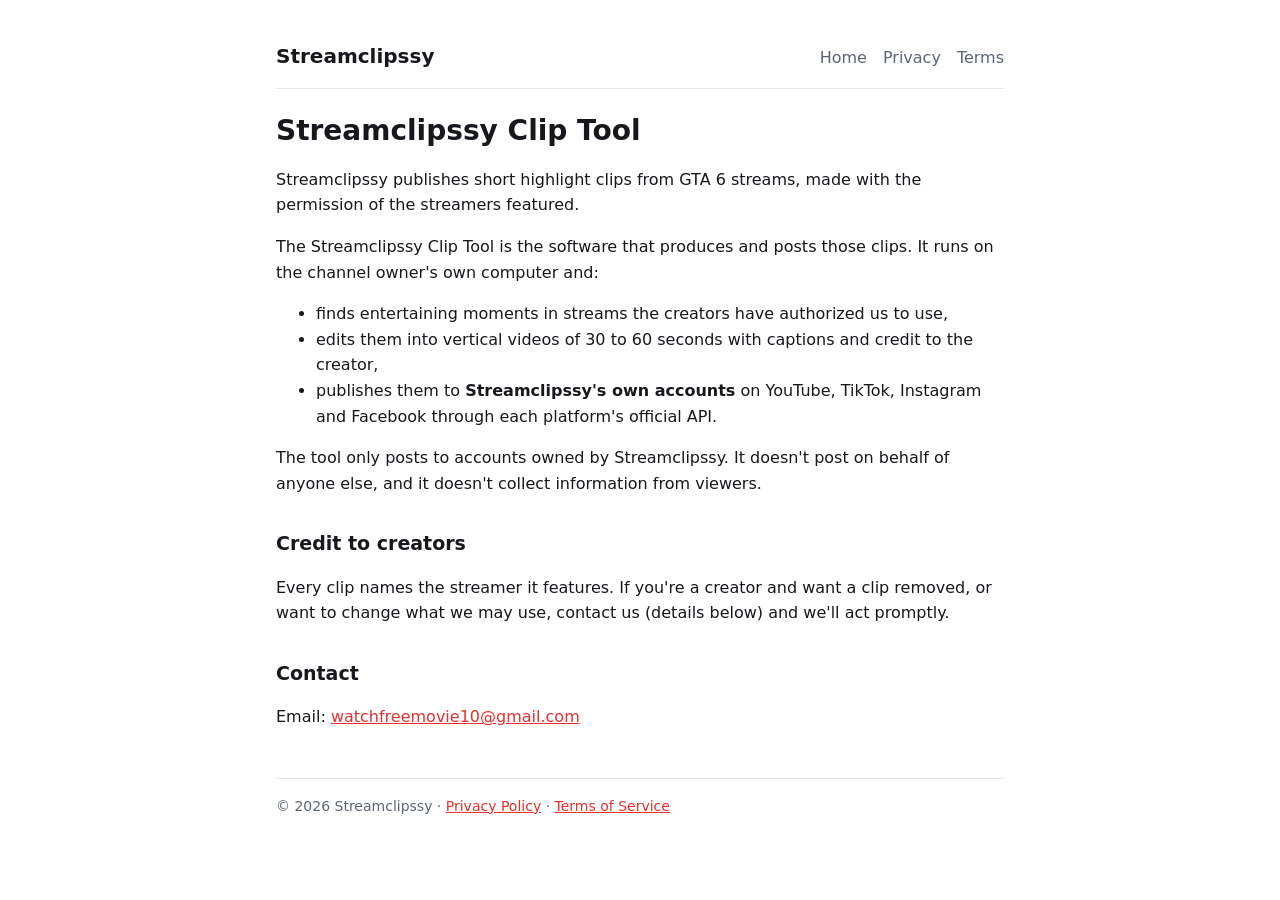
<file: index.html>
<!doctype html>
<html lang="en">
<head>
<meta charset="utf-8">
<meta name="viewport" content="width=device-width, initial-scale=1">
<title>Streamclipssy Clip Tool</title>
<meta name="description" content="Streamclipssy's clip tool edits authorized GTA 6 streamer highlights into short vertical videos and posts them to Streamclipssy's own accounts.">
<link rel="stylesheet" href="style.css">
</head>
<body>
<main>
  <header>
    <a class="brand" href="index.html">Streamclipssy</a>
    <nav><a href="index.html">Home</a><a href="privacy.html">Privacy</a><a href="terms.html">Terms</a></nav>
  </header>

  <h1>Streamclipssy Clip Tool</h1>
  <p>Streamclipssy publishes short highlight clips from GTA 6 streams, made with the permission of the streamers featured.</p>
  <p>The Streamclipssy Clip Tool is the software that produces and posts those clips. It runs on the channel owner's own computer and:</p>
  <ul>
    <li>finds entertaining moments in streams the creators have authorized us to use,</li>
    <li>edits them into vertical videos of 30 to 60 seconds with captions and credit to the creator,</li>
    <li>publishes them to <strong>Streamclipssy's own accounts</strong> on YouTube, TikTok, Instagram and Facebook through each platform's official API.</li>
  </ul>
  <p>The tool only posts to accounts owned by Streamclipssy. It doesn't post on behalf of anyone else, and it doesn't collect information from viewers.</p>

  <h2>Credit to creators</h2>
  <p>Every clip names the streamer it features. If you're a creator and want a clip removed, or want to change what we may use, contact us (details below) and we'll act promptly.</p>

  <h2>Contact</h2>
  <p>Email: <a href="mailto:watchfreemovie10@gmail.com">watchfreemovie10@gmail.com</a></p>

  <footer>© 2026 Streamclipssy · <a href="privacy.html">Privacy Policy</a> · <a href="terms.html">Terms of Service</a></footer>
</main>
</body>
</html>
</file>
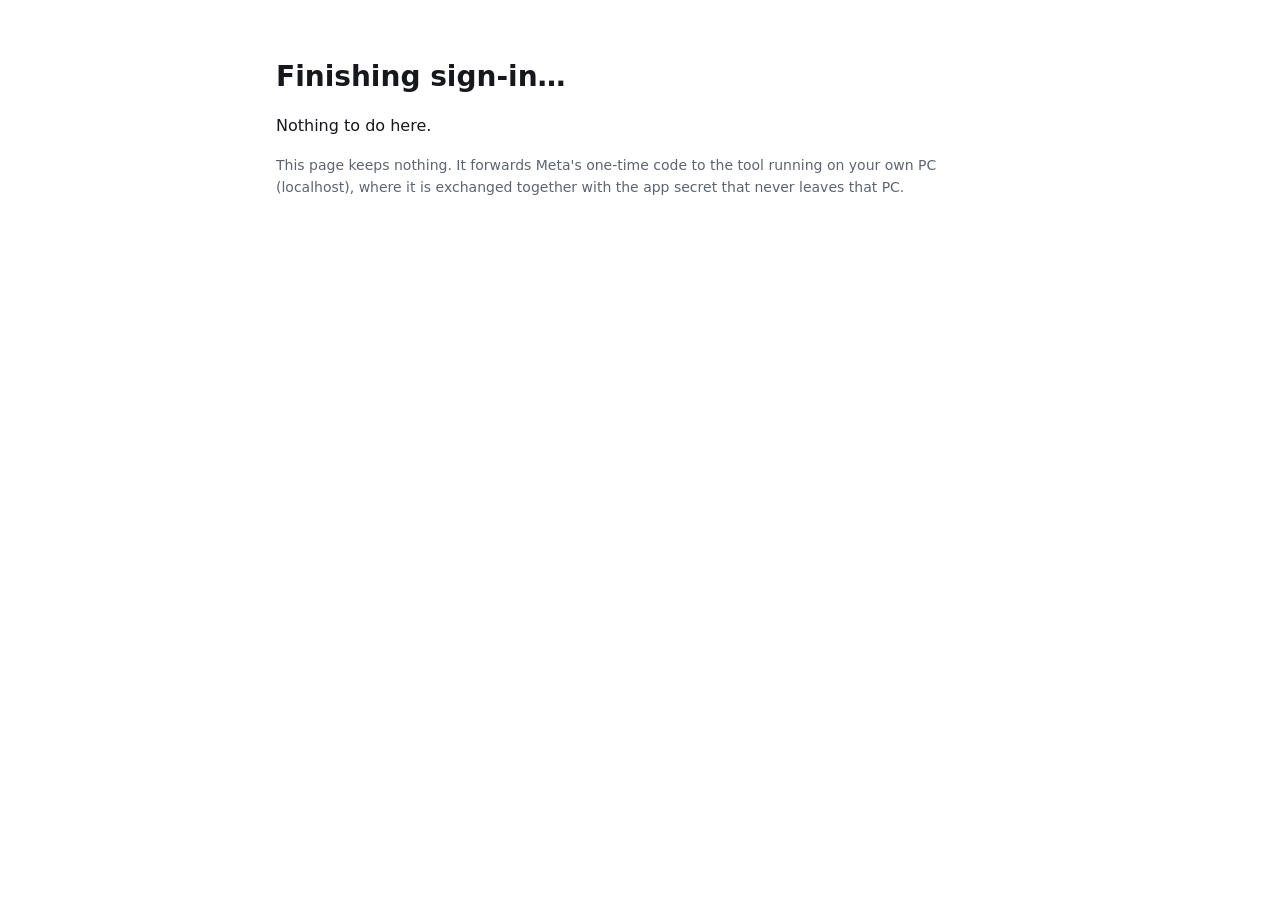
<file: meta.html>
<!doctype html>
<html lang="en">
<head>
<meta charset="utf-8">
<meta name="viewport" content="width=device-width, initial-scale=1">
<meta name="robots" content="noindex">
<title>Connecting · Streamclipssy</title>
<link rel="stylesheet" href="../style.css">
</head>
<body>
<main>
  <h1>Finishing sign-in…</h1>
  <p id="msg">Handing the sign-in back to the Streamclipssy Clip Tool on this computer.</p>
  <p class="muted">This page keeps nothing. It forwards Meta's one-time code to the tool running on your own PC
     (localhost), where it is exchanged together with the app secret that never leaves that PC.</p>
</main>
<script>
  (function () {
    var q = window.location.search || "";
    if (!q) { document.getElementById("msg").textContent = "Nothing to do here."; return; }
    window.location.replace("http://localhost:8766/callback/meta" + q);
  })();
</script>
</body>
</html>
</file>
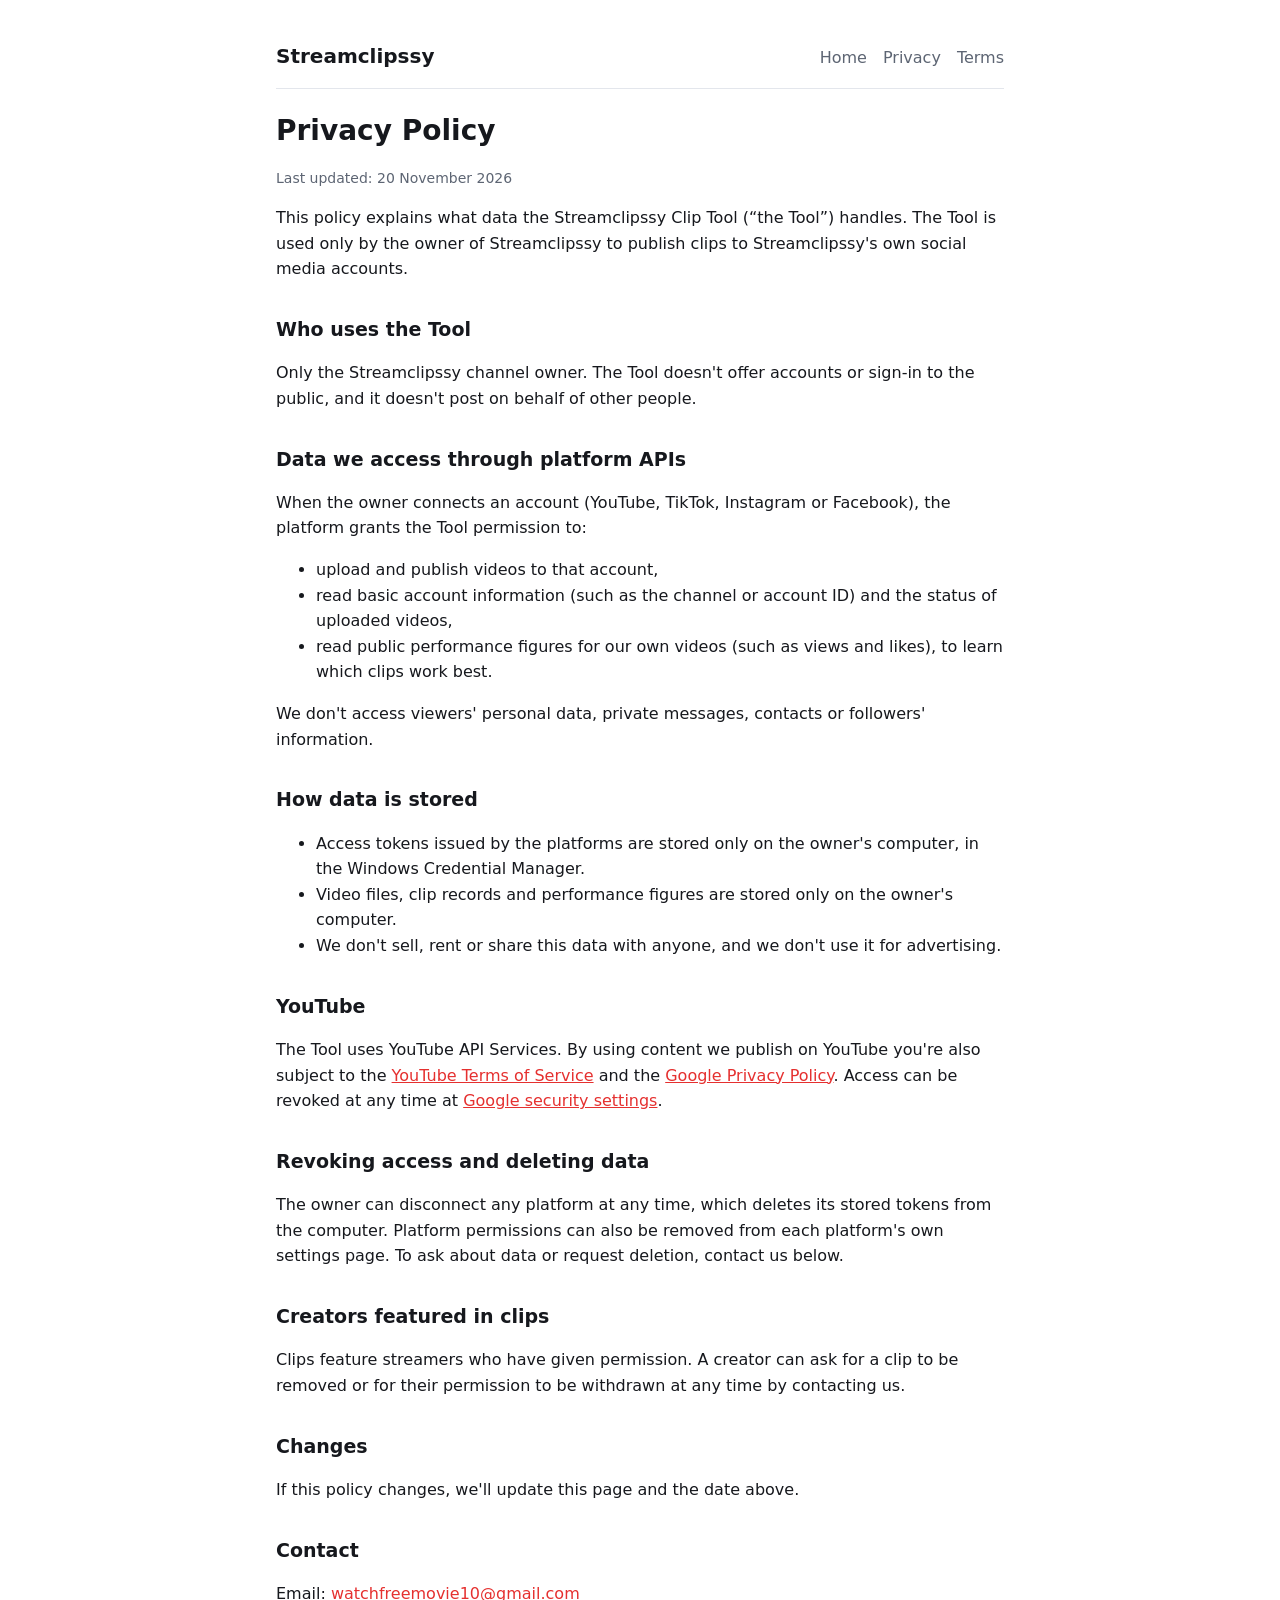
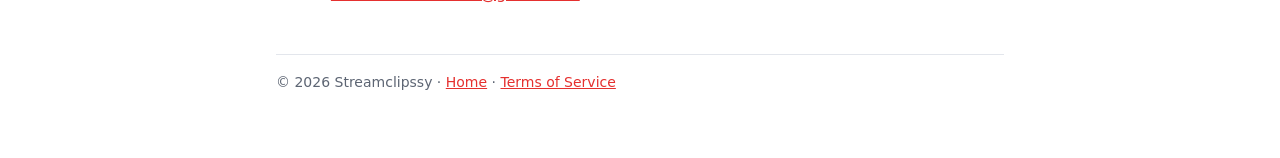
<file: privacy.html>
<!doctype html>
<html lang="en">
<head>
<meta charset="utf-8">
<meta name="viewport" content="width=device-width, initial-scale=1">
<title>Privacy Policy · Streamclipssy</title>
<link rel="stylesheet" href="style.css">
</head>
<body>
<main>
  <header>
    <a class="brand" href="index.html">Streamclipssy</a>
    <nav><a href="index.html">Home</a><a href="privacy.html">Privacy</a><a href="terms.html">Terms</a></nav>
  </header>

  <h1>Privacy Policy</h1>
  <p class="muted">Last updated: 20 November 2026</p>

  <p>This policy explains what data the Streamclipssy Clip Tool (“the Tool”) handles. The Tool is used only by the owner of Streamclipssy to publish clips to Streamclipssy's own social media accounts.</p>

  <h2>Who uses the Tool</h2>
  <p>Only the Streamclipssy channel owner. The Tool doesn't offer accounts or sign-in to the public, and it doesn't post on behalf of other people.</p>

  <h2>Data we access through platform APIs</h2>
  <p>When the owner connects an account (YouTube, TikTok, Instagram or Facebook), the platform grants the Tool permission to:</p>
  <ul>
    <li>upload and publish videos to that account,</li>
    <li>read basic account information (such as the channel or account ID) and the status of uploaded videos,</li>
    <li>read public performance figures for our own videos (such as views and likes), to learn which clips work best.</li>
  </ul>
  <p>We don't access viewers' personal data, private messages, contacts or followers' information.</p>

  <h2>How data is stored</h2>
  <ul>
    <li>Access tokens issued by the platforms are stored only on the owner's computer, in the Windows Credential Manager.</li>
    <li>Video files, clip records and performance figures are stored only on the owner's computer.</li>
    <li>We don't sell, rent or share this data with anyone, and we don't use it for advertising.</li>
  </ul>

  <h2>YouTube</h2>
  <p>The Tool uses YouTube API Services. By using content we publish on YouTube you're also subject to the <a href="https://www.youtube.com/t/terms">YouTube Terms of Service</a> and the <a href="https://policies.google.com/privacy">Google Privacy Policy</a>. Access can be revoked at any time at <a href="https://myaccount.google.com/permissions">Google security settings</a>.</p>

  <h2>Revoking access and deleting data</h2>
  <p>The owner can disconnect any platform at any time, which deletes its stored tokens from the computer. Platform permissions can also be removed from each platform's own settings page. To ask about data or request deletion, contact us below.</p>

  <h2>Creators featured in clips</h2>
  <p>Clips feature streamers who have given permission. A creator can ask for a clip to be removed or for their permission to be withdrawn at any time by contacting us.</p>

  <h2>Changes</h2>
  <p>If this policy changes, we'll update this page and the date above.</p>

  <h2>Contact</h2>
  <p>Email: <a href="mailto:watchfreemovie10@gmail.com">watchfreemovie10@gmail.com</a></p>

  <footer>© 2026 Streamclipssy · <a href="index.html">Home</a> · <a href="terms.html">Terms of Service</a></footer>
</main>
</body>
</html>
</file>
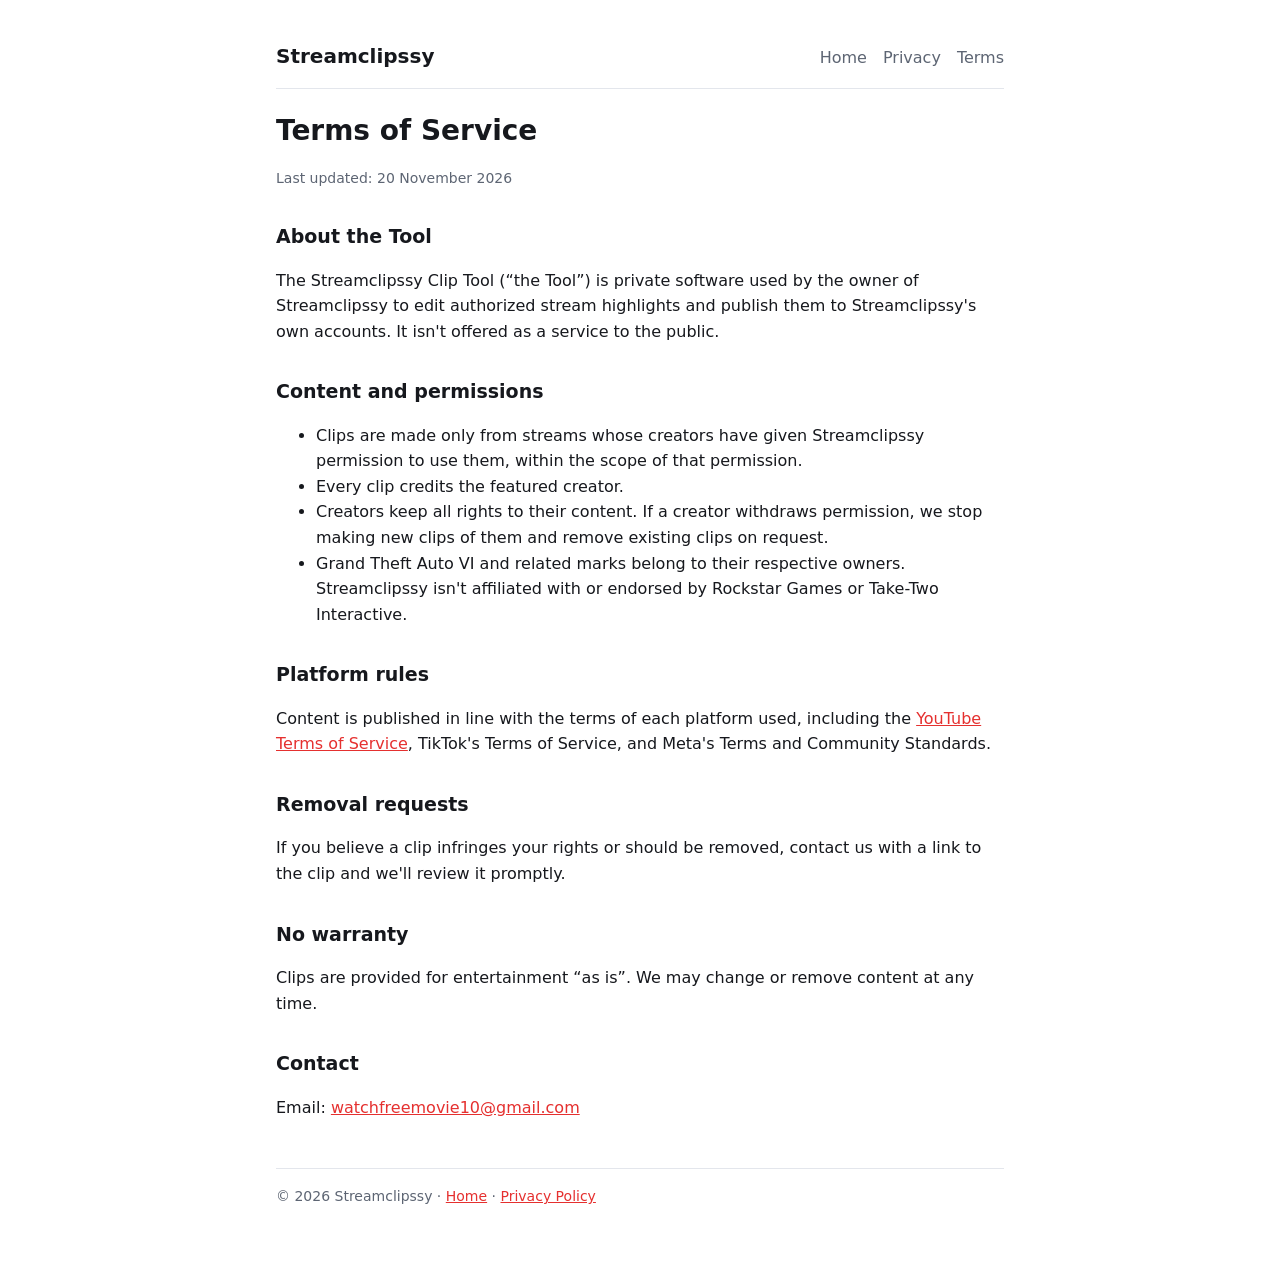
<file: terms.html>
<!doctype html>
<html lang="en">
<head>
<meta charset="utf-8">
<meta name="viewport" content="width=device-width, initial-scale=1">
<title>Terms of Service · Streamclipssy</title>
<link rel="stylesheet" href="style.css">
</head>
<body>
<main>
  <header>
    <a class="brand" href="index.html">Streamclipssy</a>
    <nav><a href="index.html">Home</a><a href="privacy.html">Privacy</a><a href="terms.html">Terms</a></nav>
  </header>

  <h1>Terms of Service</h1>
  <p class="muted">Last updated: 20 November 2026</p>

  <h2>About the Tool</h2>
  <p>The Streamclipssy Clip Tool (“the Tool”) is private software used by the owner of Streamclipssy to edit authorized stream highlights and publish them to Streamclipssy's own accounts. It isn't offered as a service to the public.</p>

  <h2>Content and permissions</h2>
  <ul>
    <li>Clips are made only from streams whose creators have given Streamclipssy permission to use them, within the scope of that permission.</li>
    <li>Every clip credits the featured creator.</li>
    <li>Creators keep all rights to their content. If a creator withdraws permission, we stop making new clips of them and remove existing clips on request.</li>
    <li>Grand Theft Auto VI and related marks belong to their respective owners. Streamclipssy isn't affiliated with or endorsed by Rockstar Games or Take-Two Interactive.</li>
  </ul>

  <h2>Platform rules</h2>
  <p>Content is published in line with the terms of each platform used, including the <a href="https://www.youtube.com/t/terms">YouTube Terms of Service</a>, TikTok's Terms of Service, and Meta's Terms and Community Standards.</p>

  <h2>Removal requests</h2>
  <p>If you believe a clip infringes your rights or should be removed, contact us with a link to the clip and we'll review it promptly.</p>

  <h2>No warranty</h2>
  <p>Clips are provided for entertainment “as is”. We may change or remove content at any time.</p>

  <h2>Contact</h2>
  <p>Email: <a href="mailto:watchfreemovie10@gmail.com">watchfreemovie10@gmail.com</a></p>

  <footer>© 2026 Streamclipssy · <a href="index.html">Home</a> · <a href="privacy.html">Privacy Policy</a></footer>
</main>
</body>
</html>
</file>
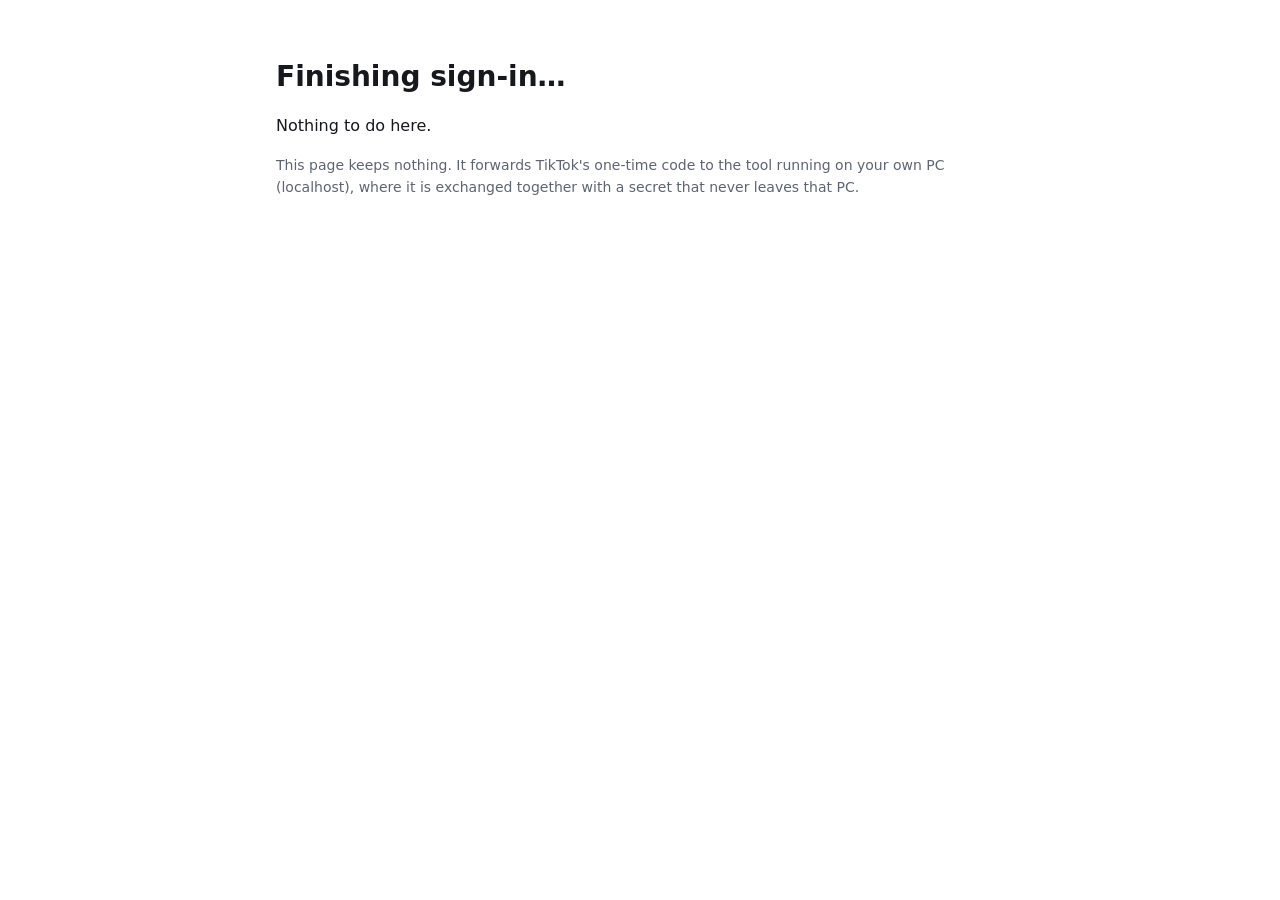
<file: callback/tiktok.html>
<!doctype html>
<html lang="en">
<head>
<meta charset="utf-8">
<meta name="viewport" content="width=device-width, initial-scale=1">
<meta name="robots" content="noindex">
<title>Connecting · Streamclipssy</title>
<link rel="stylesheet" href="../style.css">
</head>
<body>
<main>
  <h1>Finishing sign-in…</h1>
  <p id="msg">Handing the sign-in back to the Streamclipssy Clip Tool on this computer.</p>
  <p class="muted">This page keeps nothing. It forwards TikTok's one-time code to the tool running on your own PC
     (localhost), where it is exchanged together with a secret that never leaves that PC.</p>
</main>
<script>
  // Forward ?code=…&state=… (or ?error=…) to the local tool. Only works on the owner's PC,
  // where the tool is listening; the one-time code is useless without the tool's PKCE secret.
  (function () {
    var q = window.location.search || "";
    if (!q) { document.getElementById("msg").textContent = "Nothing to do here."; return; }
    window.location.replace("http://localhost:8766/callback/tiktok" + q);
  })();
</script>
</body>
</html>
</file>
<file: style.css>
:root { --bg:#ffffff; --text:#16181d; --muted:#5d6573; --line:#e3e6ec; --accent:#e5302f; }
@media (prefers-color-scheme: dark) {
  :root { --bg:#111318; --text:#e8eaef; --muted:#9aa3b2; --line:#2a2f3a; --accent:#ff5a4f; }
}
* { box-sizing: border-box; }
body { margin:0; background:var(--bg); color:var(--text);
       font:16px/1.6 system-ui,-apple-system,"Segoe UI",Roboto,sans-serif; }
main { max-width:760px; margin:0 auto; padding:40px 16px 64px; }
header { display:flex; flex-wrap:wrap; gap:16px; align-items:baseline; justify-content:space-between;
         border-bottom:1px solid var(--line); padding-bottom:16px; margin-bottom:24px; }
header a.brand { font-weight:700; font-size:20px; color:var(--text); text-decoration:none; }
nav a { color:var(--muted); margin-left:16px; text-decoration:none; }
nav a:first-child { margin-left:0; }
h1 { font-size:28px; line-height:1.25; }
h2 { font-size:19px; margin-top:32px; }
a { color:var(--accent); }
.muted { color:var(--muted); font-size:14px; }
footer { margin-top:48px; border-top:1px solid var(--line); padding-top:16px; color:var(--muted); font-size:14px; }
</file>
